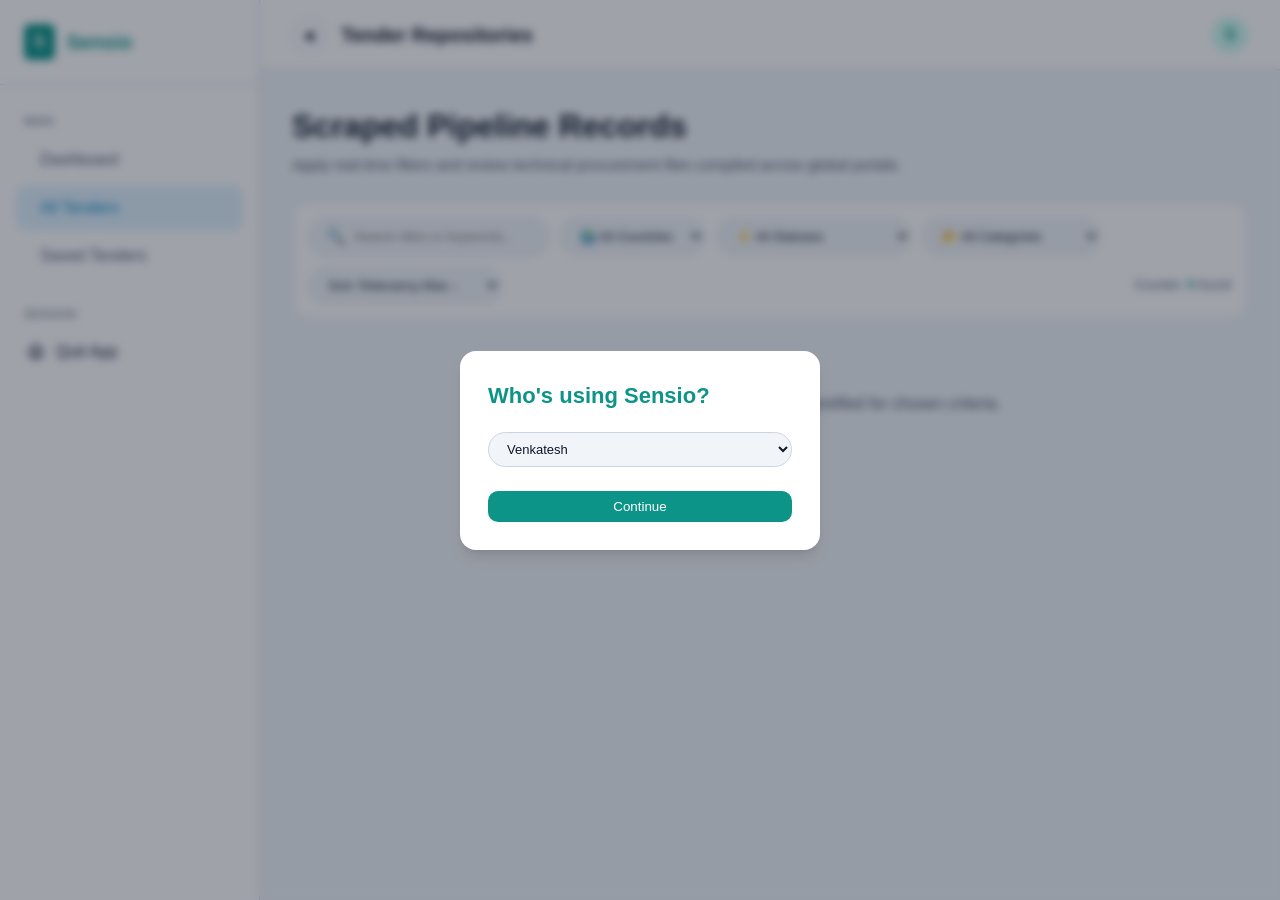
<file: Website_frontend/tenders.html>
<!DOCTYPE html>
<html lang="en">
<head>
  <meta charset="UTF-8" />
  <meta name="viewport" content="width=device-width, initial-scale=1.0"/>
  <title>All Tenders — Sensio</title>
  <link rel="stylesheet" href="base.css" />
  <link rel="stylesheet" href="components.css" />
  <link rel="stylesheet" href="pages.css" />
</head>
<body>

<div class="app-shell">

  <aside class="sidebar" id="sidebar">
    <div class="sidebar-logo">
      <div class="sidebar-logo-mark">S</div>
      <div class="sidebar-logo-text">Sensio<span></span></div>
    </div>
    <nav class="sidebar-nav">
      <div class="sidebar-section-label">Main</div>
      <a href="index.html" class="nav-item">
        <span class="nav-icon"></span><span class="nav-label">Dashboard</span>
      </a>
      <a href="tenders.html" class="nav-item active">
        <span class="nav-icon"></span><span class="nav-label">All Tenders</span>
      </a>
      <a href="saved.html" class="nav-item">
        <span class="nav-icon"></span><span class="nav-label">Saved Tenders</span>
      </a>

      <div class="sidebar-section-label" style="margin-top:24px;">Session</div>
      <button class="nav-item" onclick="quitApp()" style="background:none; border:none; cursor:pointer; width:100%; text-align:left; font:inherit; color:inherit;">
        <span class="nav-icon">⏻</span><span class="nav-label">Quit App</span>
      </button>
    </nav>
  </aside>

  <div class="main-content" id="mainContent">
    <header class="topbar">
      <div style="display: flex; align-items: center; gap: 16px;">
        <button id="sidebarToggleBtn" class="btn btn-ghost" style="padding: 6px 10px; font-size: 14px;"><span>◀</span></button>
        <div class="topbar-title">Tender Repositories</div>
      </div>
      <div class="topbar-actions">
        <div class="avatar">S</div>
      </div>
    </header>

    <main class="page-content">
      <div class="page-header fade-in-up">
        <h1>Scraped Pipeline Records</h1>
        <p style="color: var(--text-muted); margin-top: 4px; font-size: 15px;">Apply real-time filters and review technical procurement files compiled across global portals.</p>
      </div>

      <div class="filters-bar fade-in-up">
        <div class="search-bar" style="width:240px;">
          <span class="search-icon">🔍</span>
          <input type="text" id="liveSearchInput" placeholder="Search titles or keywords..." />
        </div>

        <select class="filter-select" id="countrySelector">
          <option value="all">🌍 All Countries</option>
        </select>

        <select class="filter-select" id="statusSelector">
          <option value="all">⚡ All Statuses</option>
          <option value="active">Active Tenders</option>
          <option value="closing">Closing Soon (≤7 Days)</option>
          <option value="opening">Opening Phase (Recent)</option>
        </select>

        <select class="filter-select" id="sectorSelector">
          <option value="all">📂 All Categories</option>
          <option value="health">Healthcare Sector</option>
          <option value="defence">Defence Procurement</option>
        </select>

        <select class="filter-select" id="sortEngineSelector">
          <option value="relevancy-desc">Sort: Relevancy Max ↓</option>
          <option value="expiry-asc">Sort: Nearest Deadline ↑</option>
          <option value="budget-desc">Sort: Value High → Low</option>
        </select>
        
        <div style="margin-left: auto; font-size: 13px; color: var(--text-muted);">
          Counter: <span id="counterMetric" style="font-weight:700; color:var(--color-teal);">0</span> found
        </div>
      </div>

      <div id="pipelineGridDisplay" class="tender-grid"></div>
    </main>
  </div>
</div>

<div class="modal-overlay" id="tenderModalOverlay">
  <div class="modal" id="tenderModal">
    <div class="modal-header">
      <div class="modal-title" id="modalTitle">Tender Specifications</div>
      <button class="modal-close" data-modal-close="tenderModalOverlay">✕</button>
    </div>
    <div id="modalGrid"></div>
    <div class="modal-section">
      <div class="modal-section-label">Scope Details</div>
      <div id="modalDescription"></div>
    </div>
    <div class="modal-section">
      <div class="modal-section-label">Eligibility Guidelines</div>
      <div id="modalEligibility"></div>
    </div>
    <div class="modal-section">
      <div class="modal-section-label">Raw Data Export Asset</div>
      <div id="modalLink"></div>
    </div>
    <div class="modal-footer">
      <button class="btn btn-ghost" data-modal-close="tenderModalOverlay">Close Modal</button>
    </div>
  </div>
</div>

<script src="data.js"></script>
<script src="ui.js"></script>
<script src="tenders.js"></script>
</body>
</html>
</file>
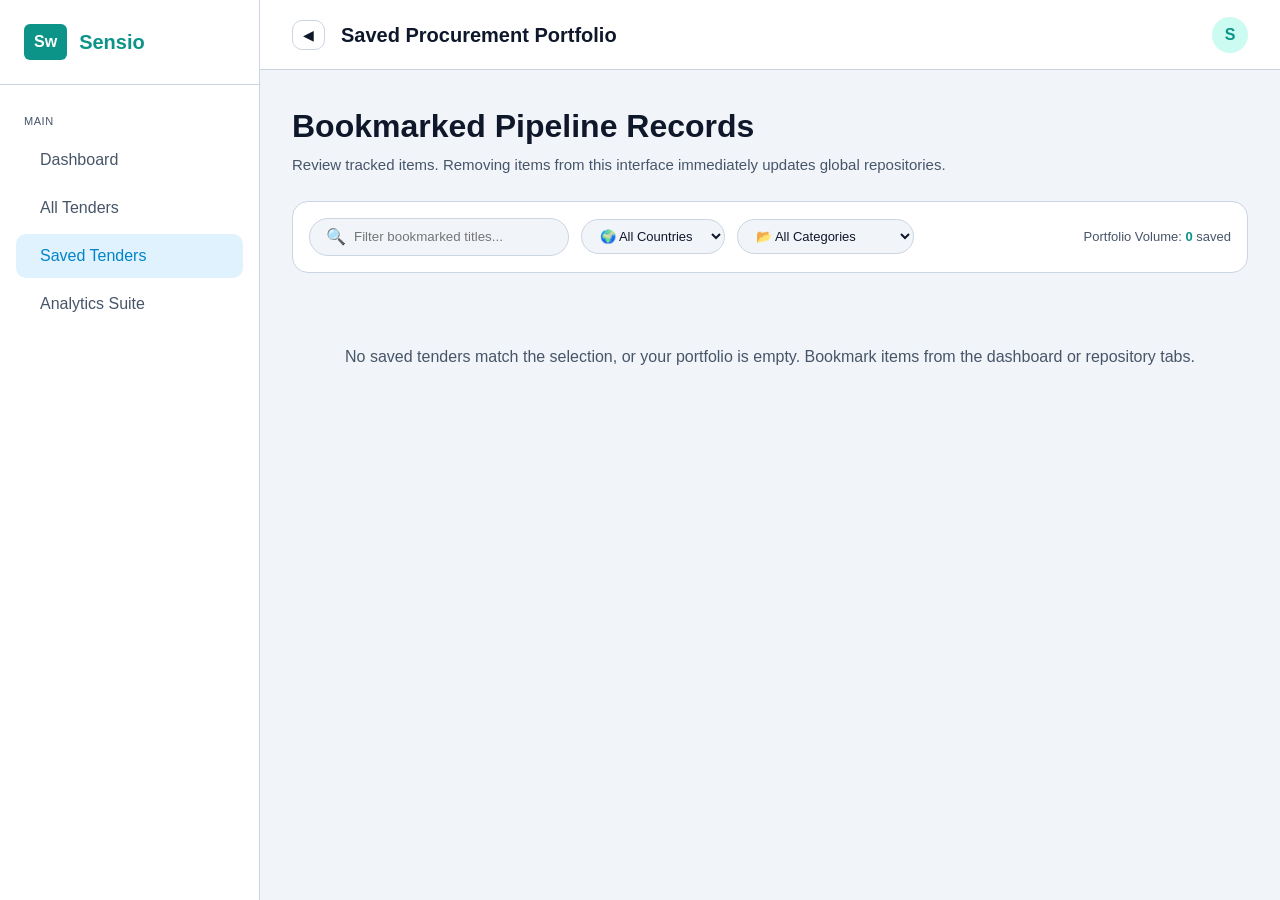
<file: Websitecopy/saved.html>
<!DOCTYPE html>
<html lang="en">
<head>
  <meta charset="UTF-8" />
  <meta name="viewport" content="width=device-width, initial-scale=1.0"/>
  <title>Saved Portfolio — Sensio</title>
  <link rel="stylesheet" href="base.css" />
  <link rel="stylesheet" href="components.css" />
  <link rel="stylesheet" href="pages.css" />
</head>
<body>

<div class="app-shell">

  <aside class="sidebar" id="sidebar">
    <div class="sidebar-logo">
      <div class="sidebar-logo-mark">Sw</div>
      <div class="sidebar-logo-text">Sensio<span></span></div>
    </div>
    <nav class="sidebar-nav">
      <div class="sidebar-section-label">Main</div>
      <a href="index.html" class="nav-item">
        <span class="nav-icon"></span><span class="nav-label">Dashboard</span>
      </a>
      <a href="tenders.html" class="nav-item">
        <span class="nav-icon"></span><span class="nav-label">All Tenders</span>
      </a>
      <a href="saved.html" class="nav-item active">
        <span class="nav-icon"></span><span class="nav-label">Saved Tenders</span>
      </a>
      <a href="analytics.html" class="nav-item">
        <span class="nav-icon"></span><span class="nav-label">Analytics Suite</span>
      </a>
    </nav>
  </aside>

  <div class="main-content" id="mainContent">
    <header class="topbar">
      <div style="display: flex; align-items: center; gap: 16px;">
        <button id="sidebarToggleBtn" class="btn btn-ghost" style="padding: 6px 10px; font-size: 14px;"><span>◀</span></button>
        <div class="topbar-title">Saved Procurement Portfolio</div>
      </div>
      <div class="topbar-actions">
        <div class="avatar">S</div>
      </div>
    </header>

    <main class="page-content">
      <div class="page-header fade-in-up">
        <h1>Bookmarked Pipeline Records</h1>
        <p style="color: var(--text-muted); margin-top: 4px; font-size: 15px;">Review tracked items. Removing items from this interface immediately updates global repositories.</p>
      </div>

      <div class="filters-bar fade-in-up">
        <div class="search-bar" style="width:260px;">
          <span class="search-icon">🔍</span>
          <input type="text" id="savedSearchInput" placeholder="Filter bookmarked titles..." />
        </div>

        <select class="filter-select" id="savedCountrySelector">
          <option value="all">🌍 All Countries</option>
        </select>

        <select class="filter-select" id="savedSectorSelector">
          <option value="all">📂 All Categories</option>
          <option value="health">Healthcare Sector</option>
          <option value="defence">Defence Procurement</option>
        </select>
        
        <div style="margin-left: auto; font-size: 13px; color: var(--text-muted);">
          Portfolio Volume: <span id="savedCounterMetric" style="font-weight:700; color:var(--color-teal);">0</span> saved
        </div>
      </div>

      <div id="savedGridDisplay" class="tender-grid"></div>
    </main>
  </div>
</div>

<div class="modal-overlay" id="tenderModalOverlay">
  <div class="modal" id="tenderModal">
    <div class="modal-header">
      <div class="modal-title" id="modalTitle">Tender Specifications</div>
      <button class="modal-close" data-modal-close="tenderModalOverlay">✕</button>
    </div>
    <div id="modalGrid"></div>
    <div class="modal-section">
      <div class="modal-section-label">Scope Details</div>
      <div id="modalDescription"></div>
    </div>
    <div class="modal-section">
      <div class="modal-section-label">Eligibility Guidelines</div>
      <div id="modalEligibility"></div>
    </div>
    <div class="modal-section">
      <div class="modal-section-label">Raw Data Export Asset</div>
      <div id="modalLink"></div>
    </div>
    <div class="modal-footer">
      <button class="btn btn-ghost" data-modal-close="tenderModalOverlay">Close Modal</button>
    </div>
  </div>
</div>

<script src="data.js"></script>
<script src="ui.js"></script>
<script src="saved.js"></script>
</body>
</html>
</file>
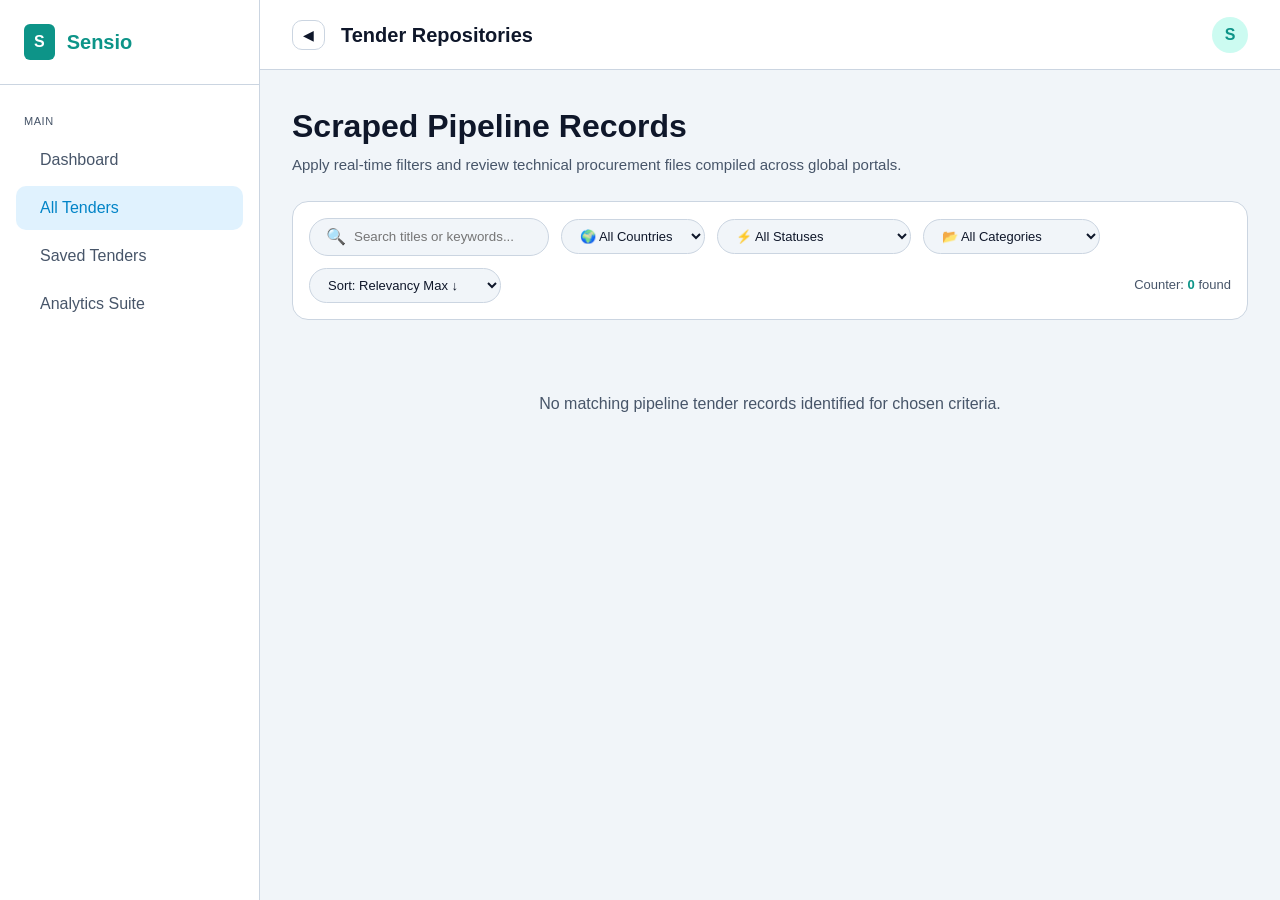
<file: Websitecopy/tenders.html>
<!DOCTYPE html>
<html lang="en">
<head>
  <meta charset="UTF-8" />
  <meta name="viewport" content="width=device-width, initial-scale=1.0"/>
  <title>All Tenders — Sensio</title>
  <link rel="stylesheet" href="base.css" />
  <link rel="stylesheet" href="components.css" />
  <link rel="stylesheet" href="pages.css" />
</head>
<body>

<div class="app-shell">

  <aside class="sidebar" id="sidebar">
    <div class="sidebar-logo">
      <div class="sidebar-logo-mark">S</div>
      <div class="sidebar-logo-text">Sensio<span></span></div>
    </div>
    <nav class="sidebar-nav">
      <div class="sidebar-section-label">Main</div>
      <a href="index.html" class="nav-item">
        <span class="nav-icon"></span><span class="nav-label">Dashboard</span>
      </a>
      <a href="tenders.html" class="nav-item active">
        <span class="nav-icon"></span><span class="nav-label">All Tenders</span>
      </a>
      <a href="saved.html" class="nav-item">
        <span class="nav-icon"></span><span class="nav-label">Saved Tenders</span>
      </a>
      <a href="analytics.html" class="nav-item">
        <span class="nav-icon"></span><span class="nav-label">Analytics Suite</span>
      </a>
    </nav>
  </aside>

  <div class="main-content" id="mainContent">
    <header class="topbar">
      <div style="display: flex; align-items: center; gap: 16px;">
        <button id="sidebarToggleBtn" class="btn btn-ghost" style="padding: 6px 10px; font-size: 14px;"><span>◀</span></button>
        <div class="topbar-title">Tender Repositories</div>
      </div>
      <div class="topbar-actions">
        <div class="avatar">S</div>
      </div>
    </header>

    <main class="page-content">
      <div class="page-header fade-in-up">
        <h1>Scraped Pipeline Records</h1>
        <p style="color: var(--text-muted); margin-top: 4px; font-size: 15px;">Apply real-time filters and review technical procurement files compiled across global portals.</p>
      </div>

      <div class="filters-bar fade-in-up">
        <div class="search-bar" style="width:240px;">
          <span class="search-icon">🔍</span>
          <input type="text" id="liveSearchInput" placeholder="Search titles or keywords..." />
        </div>

        <select class="filter-select" id="countrySelector">
          <option value="all">🌍 All Countries</option>
        </select>

        <select class="filter-select" id="statusSelector">
          <option value="all">⚡ All Statuses</option>
          <option value="active">Active Tenders</option>
          <option value="closing">Closing Soon (≤7 Days)</option>
          <option value="opening">Opening Phase (Recent)</option>
        </select>

        <select class="filter-select" id="sectorSelector">
          <option value="all">📂 All Categories</option>
          <option value="health">Healthcare Sector</option>
          <option value="defence">Defence Procurement</option>
        </select>

        <select class="filter-select" id="sortEngineSelector">
          <option value="relevancy-desc">Sort: Relevancy Max ↓</option>
          <option value="expiry-asc">Sort: Nearest Deadline ↑</option>
          <option value="budget-desc">Sort: Value High → Low</option>
        </select>
        
        <div style="margin-left: auto; font-size: 13px; color: var(--text-muted);">
          Counter: <span id="counterMetric" style="font-weight:700; color:var(--color-teal);">0</span> found
        </div>
      </div>

      <div id="pipelineGridDisplay" class="tender-grid"></div>
    </main>
  </div>
</div>

<div class="modal-overlay" id="tenderModalOverlay">
  <div class="modal" id="tenderModal">
    <div class="modal-header">
      <div class="modal-title" id="modalTitle">Tender Specifications</div>
      <button class="modal-close" data-modal-close="tenderModalOverlay">✕</button>
    </div>
    <div id="modalGrid"></div>
    <div class="modal-section">
      <div class="modal-section-label">Scope Details</div>
      <div id="modalDescription"></div>
    </div>
    <div class="modal-section">
      <div class="modal-section-label">Eligibility Guidelines</div>
      <div id="modalEligibility"></div>
    </div>
    <div class="modal-section">
      <div class="modal-section-label">Raw Data Export Asset</div>
      <div id="modalLink"></div>
    </div>
    <div class="modal-footer">
      <button class="btn btn-ghost" data-modal-close="tenderModalOverlay">Close Modal</button>
    </div>
  </div>
</div>

<script src="data.js"></script>
<script src="ui.js"></script>
<script src="tenders.js"></script>
</body>
</html>
</file>
<file: Website_frontend/base.css>
/* ═══════════════════════════════════════
   GLOBAL VARIABLE CONFIGURATIONS & COMPACT ENTERPRISE THEME
   ════════════════════════════════════════ */
:root {
  --bg-app: #f1f5f9;
  --bg-surface: #ffffff;
  --bg-surface-hover: #f8fafc;
  
  /* Palette Custom Colors */
  --color-teal: #0d9488;
  --color-teal-light: #ccfbf1;
  --color-blue: #0284c7;
  --color-blue-light: #e0f2fe;
  --color-butter: #ca8a04;
  --color-butter-light: #fef08a;
  --color-crimson: #dc2626;
  --color-crimson-light: #fee2e2;
  
  /* Structural Variables */
  --text-main: #0f172a;
  --text-muted: #475569;
  --border-color: #cbd5e1;
  --sidebar-width: 260px;
  --sidebar-collapsed-width: 70px;
  --radius-md: 10px;
  --radius-lg: 16px;
  --shadow-sm: 0 1px 3px 0 rgb(0 0 0 / 0.1), 0 1px 2px -1px rgb(0 0 0 / 0.1);
  --shadow-md: 0 4px 6px -1px rgb(0 0 0 / 0.1), 0 2px 4px -2px rgb(0 0 0 / 0.1);
  --shadow-lg: 0 10px 15px -3px rgb(0 0 0 / 0.1), 0 4px 6px -4px rgb(0 0 0 / 0.1);
  --transition-fast: 0.2s cubic-bezier(0.4, 0, 0.2, 1);
}

* {
  box-sizing: border-box;
  margin: 0;
  padding: 0;
}

body {
  font-family: -apple-system, BlinkMacSystemFont, "Segoe UI", Roboto, Helvetica, Arial, sans-serif;
  background-color: var(--bg-app);
  color: var(--text-main);
  overflow-x: hidden;
  line-height: 1.5;
}

a {
  text-decoration: none;
  color: inherit;
}

/* Base Shell Setup */
.app-shell {
  display: flex;
  min-height: 100vh;
  position: relative;
}

.main-content {
  flex: 1;
  margin-left: var(--sidebar-width);
  transition: margin-left var(--transition-fast);
  display: flex;
  flex-direction: column;
  min-width: 0;
}

.main-content.collapsed {
  margin-left: var(--sidebar-collapsed-width);
}

.page-content {
  padding: 32px;
  max-width: 1400px;
  width: 100%;
  margin: 0 auto;
}

/* Utilities */
.fade-in-up {
  animation: fadeInUp 0.4s ease forwards;
}
@keyframes fadeInUp {
  from { opacity: 0; transform: translateY(12px); }
  to { opacity: 1; transform: translateY(0); }
}

/* Scrollbar Adjustments */
::-webkit-scrollbar {
  width: 8px;
  height: 8px;
}
::-webkit-scrollbar-track {
  background: var(--bg-app);
}
::-webkit-scrollbar-thumb {
  background: #cbd5e1;
  border-radius: 4px;
}
::-webkit-scrollbar-thumb:hover {
  background: #94a3b8;
}
</file>
<file: Website_frontend/components.css>
/* ═══════════════════════════════════════
   SIDEBAR LAYOUTS
   ════════════════════════════════════════ */
.sidebar {
  width: var(--sidebar-width);
  background-color: var(--bg-surface);
  border-right: 1px solid var(--border-color);
  position: fixed;
  top: 0;
  bottom: 0;
  left: 0;
  z-index: 100;
  display: flex;
  flex-direction: column;
  transition: width var(--transition-fast);
}
.sidebar.collapsed {
  width: var(--sidebar-collapsed-width);
}
.sidebar-logo {
  padding: 24px;
  display: flex;
  align-items: center;
  gap: 12px;
  border-bottom: 1px solid var(--border-color);
}
.sidebar-logo-mark {
  background-color: var(--color-teal);
  color: white;
  font-weight: 700;
  padding: 6px 10px;
  border-radius: 6px;
}
.sidebar-logo-text {
  font-size: 20px;
  font-weight: 700;
  color: var(--color-teal);
}
.sidebar.collapsed .sidebar-logo-text {
  display: none;
}
.sidebar-nav {
  padding: 16px;
  display: flex;
  flex-direction: column;
  gap: 4px;
  flex: 1;
}
.sidebar-section-label {
  font-size: 11px;
  text-transform: uppercase;
  letter-spacing: 0.05em;
  color: var(--text-muted);
  margin: 12px 8px 4px 8px;
}
.sidebar.collapsed .sidebar-section-label {
  display: none;
}
.nav-item {
  display: flex;
  align-items: center;
  gap: 12px;
  padding: 10px 12px;
  border-radius: var(--radius-md);
  color: var(--text-muted);
  font-weight: 500;
  transition: all var(--transition-fast);
}
.nav-item:hover, .nav-item.active {
  background-color: var(--color-blue-light);
  color: var(--color-blue);
}
.sidebar.collapsed .nav-label {
  display: none;
}

/* TOP BAR STRUCTURAL ELEMENTS */
.topbar {
  height: 70px;
  background-color: var(--bg-surface);
  border-bottom: 1px solid var(--border-color);
  display: flex;
  align-items: center;
  justify-content: space-between;
  padding: 0 32px;
  position: sticky;
  top: 0;
  z-index: 90;
}
.topbar-title {
  font-size: 20px;
  font-weight: 600;
}
.search-bar {
  display: flex;
  align-items: center;
  background-color: var(--bg-app);
  border: 1px solid var(--border-color);
  border-radius: 20px;
  padding: 6px 16px;
  gap: 8px;
  width: 320px;
}
.search-bar input {
  border: none;
  background: transparent;
  outline: none;
  width: 100%;
  color: var(--text-main);
}
.topbar-actions {
  display: flex;
  align-items: center;
  gap: 16px;
}
.avatar {
  width: 36px;
  height: 36px;
  border-radius: 50%;
  background-color: var(--color-teal-light);
  color: var(--color-teal);
  display: flex;
  align-items: center;
  justify-content: center;
  font-weight: 600;
}

/* INTERACTIVE BUTTON DESIGNS */
.btn {
  padding: 8px 16px;
  border-radius: var(--radius-md);
  font-weight: 500;
  cursor: pointer;
  border: none;
  display: inline-flex;
  align-items: center;
  gap: 8px;
  transition: background-color var(--transition-fast), transform 0.1s ease;
}
.btn:active {
  transform: scale(0.98);
}
.btn-primary { background-color: var(--color-teal); color: white; }
.btn-primary:hover { background-color: #0b766d; }
.btn-ghost { background-color: transparent; border: 1px solid var(--border-color); color: var(--text-main); }
.btn-ghost:hover { background-color: var(--bg-surface-hover); border-color: var(--text-muted); }

/* MODAL / POPUP INTERFACE CODES */
.modal-overlay {
  position: fixed;
  top: 0; left: 0; right: 0; bottom: 0;
  background: rgba(15, 23, 42, 0.4);
  backdrop-filter: blur(4px);
  display: none;
  align-items: center;
  justify-content: center;
  z-index: 1000;
}
.modal {
  background-color: var(--bg-surface);
  border-radius: var(--radius-lg);
  width: 100%;
  max-width: 650px;
  padding: 28px;
  box-shadow: var(--shadow-lg);
  max-height: 90vh;
  overflow-y: auto;
}
.modal-header {
  display: flex;
  align-items: center;
  justify-content: space-between;
  margin-bottom: 20px;
}
.modal-title { font-size: 22px; font-weight: 600; color: var(--color-teal); }
.modal-close { background: none; border: none; font-size: 20px; cursor: pointer; color: var(--text-muted); }
.modal-close:hover { color: var(--color-crimson); }
.modal-section { margin-bottom: 16px; }
.modal-section-label { font-size: 12px; font-weight: 600; text-transform: uppercase; color: var(--text-muted); margin-bottom: 4px; }
.modal-footer { display: flex; justify-content: flex-end; gap: 12px; margin-top: 24px; }

/* BOOKMARK BUTTON INDIVIDUAL STYLING */
.save-btn {
  position: absolute;
  top: 20px;
  right: 20px;
  background: transparent;
  border: none;
  font-size: 20px;
  cursor: pointer;
  color: #cbd5e1;
  transition: transform var(--transition-fast), color var(--transition-fast);
  z-index: 10;
  line-height: 1;
}
.save-btn:hover {
  transform: scale(1.2);
  color: var(--color-butter);
}
.save-btn.saved {
  color: var(--color-butter);
}
</file>
<file: Website_frontend/pages.css>
/* ═══════════════════════════════════════
   HERO BANNER CONFIGURATIONS
   ════════════════════════════════════════ */
.dashboard-hero {
  margin-bottom: 32px;
  background: linear-gradient(135deg, #ffffff 0%, #e0f2fe 100%);
  padding: 28px;
  border-radius: var(--radius-lg);
  border: 1px solid var(--border-color);
  box-shadow: var(--shadow-sm);
}
.hero-title {
  font-size: 28px;
  font-weight: 700;
  color: var(--text-main);
}
.hero-title span {
  color: var(--color-teal);
}
.hero-subtitle {
  color: var(--text-muted);
  font-size: 15px;
  margin-top: 4px;
}

/* REUSABLE CARD CONTAINER LAYOUT FOR ALL TENDERS */
.tender-grid {
  display: grid;
  grid-template-columns: repeat(auto-fill, minmax(320px, 1fr));
  gap: 24px;
  margin-top: 24px;
}
.tender-card {
  background-color: var(--bg-surface);
  border: 1px solid var(--border-color);
  border-radius: var(--radius-lg);
  padding: 24px;
  display: flex;
  flex-direction: column;
  justify-content: space-between;
  position: relative;
  box-shadow: var(--shadow-sm);
  transition: transform var(--transition-fast), box-shadow var(--transition-fast), border-color var(--transition-fast);
}
.tender-card:hover {
  transform: translateY(-4px);
  box-shadow: var(--shadow-md);
  border-color: var(--color-blue);
}

.tender-card-title {
  font-size: 16px;
  font-weight: 600;
  color: var(--text-main);
  line-height: 1.4;
  margin-bottom: 12px;
  padding-right: 24px;
  display: -webkit-box;
  -webkit-line-clamp: 2;
  -webkit-box-orient: vertical;
  overflow: hidden;
}

.tender-card-dates {
  background-color: var(--bg-app);
  padding: 12px;
  border-radius: var(--radius-md);
  margin-bottom: 16px;
  font-size: 13px;
}
.date-row {
  display: flex;
  justify-content: space-between;
  margin-bottom: 4px;
}
.date-row:last-child { margin-bottom: 0; }
.date-label { color: var(--text-muted); }
.date-val { font-weight: 500; }

/* TIMER PILL STYLING */
.urgency-badge {
  display: inline-flex;
  align-items: center;
  gap: 6px;
  padding: 6px 12px;
  border-radius: 20px;
  font-size: 12px;
  font-weight: 600;
  width: fit-content;
  margin-bottom: 16px;
}
.urgency-active { background-color: var(--color-teal-light); color: var(--color-teal); }
.urgency-closing { background-color: var(--color-butter-light); color: var(--color-butter); }

/* RELEVANCY BADGE LOGIC INDICATORS */
.relevancy-score-container {
  display: flex;
  align-items: center;
  justify-content: space-between;
  border-top: 1px solid var(--border-color);
  padding-top: 14px;
  margin-top: auto;
}
.relevancy-label {
  font-size: 12px;
  font-weight: 600;
  color: var(--text-muted);
  text-transform: uppercase;
}
.relevancy-pill {
  padding: 4px 10px;
  border-radius: 12px;
  font-size: 14px;
  font-weight: 700;
  background-color: var(--color-blue-light);
  color: var(--color-blue);
}

/* DYNAMIC FILTER BAR ROW UTILITIES */
.filters-bar {
  display: flex;
  flex-wrap: wrap;
  gap: 12px;
  background-color: var(--bg-surface);
  padding: 16px;
  border-radius: var(--radius-lg);
  border: 1px solid var(--border-color);
  align-items: center;
  margin-top: 24px;
}
.filter-select {
  padding: 8px 14px;
  border-radius: 20px;
  border: 1px solid var(--border-color);
  background-color: var(--bg-app);
  color: var(--text-main);
  outline: none;
  font-size: 13px;
  cursor: pointer;
  transition: border-color var(--transition-fast);
}
.filter-select:focus {
  border-color: var(--color-teal);
}

/* METRICS GRID SECTIONS */
.section-header {
  display: flex;
  align-items: center;
  justify-content: space-between;
  margin: 36px 0 16px 0;
}
.section-title { font-size: 20px; font-weight: 700; color: var(--text-main); }
.section-subtitle { font-size: 13px; color: var(--text-muted); }
.section-action { color: var(--color-teal); font-weight: 600; font-size: 14px; }

/* ═══════════════════════════════════════
   ANALYTICS KPI INDICATORS LAYOUT
   ════════════════════════════════════════ */
.metrics-row {
  display: grid;
  grid-template-columns: repeat(auto-fit, minmax(240px, 1fr));
  gap: 20px;
  margin-bottom: 32px;
}
.metric-card {
  background: var(--bg-surface);
  border: 1px solid var(--border-color);
  padding: 20px;
  border-radius: var(--radius-lg);
  box-shadow: var(--shadow-sm);
}
.metric-title {
  font-size: 12px;
  text-transform: uppercase;
  color: var(--text-muted);
  font-weight: 600;
  letter-spacing: 0.05em;
  margin-bottom: 8px;
}
.metric-value {
  font-size: 26px;
  font-weight: 700;
  color: var(--text-main);
}
.metric-desc {
  font-size: 12px;
  color: var(--text-muted);
  margin-top: 4px;
}

.analytics-grid {
  display: grid;
  grid-template-columns: repeat(auto-fit, minmax(480px, 1fr));
  gap: 24px;
}
@media (max-width: 768px) {
  .analytics-grid { grid-template-columns: 1fr; }
}
.chart-card {
  background: var(--bg-surface);
  border: 1px solid var(--border-color);
  padding: 24px;
  border-radius: var(--radius-lg);
  box-shadow: var(--shadow-sm);
}
.chart-title {
  font-size: 16px;
  font-weight: 600;
  color: var(--text-main);
  margin-bottom: 16px;
}

/* ═══════════════════════════════════════
   ALERTS PANEL DUAL LIST LAYOUT
   ════════════════════════════════════════ */
.alerts-container {
  display: grid;
  grid-template-columns: 1fr 1fr;
  gap: 24px;
}
@media (max-width: 1024px) {
  .alerts-container { grid-template-columns: 1fr; }
}
.alerts-panel {
  background: var(--bg-surface);
  border: 1px solid var(--border-color);
  padding: 24px;
  border-radius: var(--radius-lg);
  box-shadow: var(--shadow-sm);
}
.panel-header {
  font-size: 18px;
  font-weight: 700;
  margin-bottom: 16px;
  padding-bottom: 10px;
  border-bottom: 2px solid var(--bg-app);
  display: flex;
  align-items: center;
  gap: 8px;
}
.alert-list {
  display: flex;
  flex-direction: column;
  gap: 12px;
}
.alert-item {
  border: 1px solid var(--border-color);
  padding: 16px;
  border-radius: var(--radius-md);
  background: var(--bg-surface-hover);
  display: flex;
  flex-direction: column;
  gap: 8px;
  position: relative;
  transition: border-color var(--transition-fast);
}
.alert-item:hover { border-color: var(--color-blue); }
.alert-item-header {
  display: flex;
  justify-content: space-between;
  align-items: flex-start;
  gap: 12px;
}
.alert-item-title { font-size: 14px; font-weight: 600; color: var(--text-main); line-height: 1.4; }
.alert-badge {
  padding: 4px 8px;
  border-radius: 6px;
  font-size: 10px;
  font-weight: 700;
  text-transform: uppercase;
  white-space: nowrap;
}
.alert-meta {
  font-size: 12px;
  color: var(--text-muted);
  display: flex;
  justify-content: space-between;
  align-items: center;
  border-top: 1px dashed var(--border-color);
  padding-top: 8px;
  margin-top: 4px;
}
</file>
<file: Websitecopy/base.css>
/* ═══════════════════════════════════════
   GLOBAL VARIABLE CONFIGURATIONS & COMPACT ENTERPRISE THEME
   ════════════════════════════════════════ */
:root {
  --bg-app: #f1f5f9;
  --bg-surface: #ffffff;
  --bg-surface-hover: #f8fafc;
  
  /* Palette Custom Colors */
  --color-teal: #0d9488;
  --color-teal-light: #ccfbf1;
  --color-blue: #0284c7;
  --color-blue-light: #e0f2fe;
  --color-butter: #ca8a04;
  --color-butter-light: #fef08a;
  --color-crimson: #dc2626;
  --color-crimson-light: #fee2e2;
  
  /* Structural Variables */
  --text-main: #0f172a;
  --text-muted: #475569;
  --border-color: #cbd5e1;
  --sidebar-width: 260px;
  --sidebar-collapsed-width: 70px;
  --radius-md: 10px;
  --radius-lg: 16px;
  --shadow-sm: 0 1px 3px 0 rgb(0 0 0 / 0.1), 0 1px 2px -1px rgb(0 0 0 / 0.1);
  --shadow-md: 0 4px 6px -1px rgb(0 0 0 / 0.1), 0 2px 4px -2px rgb(0 0 0 / 0.1);
  --shadow-lg: 0 10px 15px -3px rgb(0 0 0 / 0.1), 0 4px 6px -4px rgb(0 0 0 / 0.1);
  --transition-fast: 0.2s cubic-bezier(0.4, 0, 0.2, 1);
}

* {
  box-sizing: border-box;
  margin: 0;
  padding: 0;
}

body {
  font-family: -apple-system, BlinkMacSystemFont, "Segoe UI", Roboto, Helvetica, Arial, sans-serif;
  background-color: var(--bg-app);
  color: var(--text-main);
  overflow-x: hidden;
  line-height: 1.5;
}

a {
  text-decoration: none;
  color: inherit;
}

/* Base Shell Setup */
.app-shell {
  display: flex;
  min-height: 100vh;
  position: relative;
}

.main-content {
  flex: 1;
  margin-left: var(--sidebar-width);
  transition: margin-left var(--transition-fast);
  display: flex;
  flex-direction: column;
  min-width: 0;
}

.main-content.collapsed {
  margin-left: var(--sidebar-collapsed-width);
}

.page-content {
  padding: 32px;
  max-width: 1400px;
  width: 100%;
  margin: 0 auto;
}

/* Utilities */
.fade-in-up {
  animation: fadeInUp 0.4s ease forwards;
}
@keyframes fadeInUp {
  from { opacity: 0; transform: translateY(12px); }
  to { opacity: 1; transform: translateY(0); }
}

/* Scrollbar Adjustments */
::-webkit-scrollbar {
  width: 8px;
  height: 8px;
}
::-webkit-scrollbar-track {
  background: var(--bg-app);
}
::-webkit-scrollbar-thumb {
  background: #cbd5e1;
  border-radius: 4px;
}
::-webkit-scrollbar-thumb:hover {
  background: #94a3b8;
}
</file>
<file: Websitecopy/components.css>
/* ═══════════════════════════════════════
   SIDEBAR LAYOUTS
   ════════════════════════════════════════ */
.sidebar {
  width: var(--sidebar-width);
  background-color: var(--bg-surface);
  border-right: 1px solid var(--border-color);
  position: fixed;
  top: 0;
  bottom: 0;
  left: 0;
  z-index: 100;
  display: flex;
  flex-direction: column;
  transition: width var(--transition-fast);
}
.sidebar.collapsed {
  width: var(--sidebar-collapsed-width);
}
.sidebar-logo {
  padding: 24px;
  display: flex;
  align-items: center;
  gap: 12px;
  border-bottom: 1px solid var(--border-color);
}
.sidebar-logo-mark {
  background-color: var(--color-teal);
  color: white;
  font-weight: 700;
  padding: 6px 10px;
  border-radius: 6px;
}
.sidebar-logo-text {
  font-size: 20px;
  font-weight: 700;
  color: var(--color-teal);
}
.sidebar.collapsed .sidebar-logo-text {
  display: none;
}
.sidebar-nav {
  padding: 16px;
  display: flex;
  flex-direction: column;
  gap: 4px;
  flex: 1;
}
.sidebar-section-label {
  font-size: 11px;
  text-transform: uppercase;
  letter-spacing: 0.05em;
  color: var(--text-muted);
  margin: 12px 8px 4px 8px;
}
.sidebar.collapsed .sidebar-section-label {
  display: none;
}
.nav-item {
  display: flex;
  align-items: center;
  gap: 12px;
  padding: 10px 12px;
  border-radius: var(--radius-md);
  color: var(--text-muted);
  font-weight: 500;
  transition: all var(--transition-fast);
}
.nav-item:hover, .nav-item.active {
  background-color: var(--color-blue-light);
  color: var(--color-blue);
}
.sidebar.collapsed .nav-label {
  display: none;
}

/* TOP BAR STRUCTURAL ELEMENTS */
.topbar {
  height: 70px;
  background-color: var(--bg-surface);
  border-bottom: 1px solid var(--border-color);
  display: flex;
  align-items: center;
  justify-content: space-between;
  padding: 0 32px;
  position: sticky;
  top: 0;
  z-index: 90;
}
.topbar-title {
  font-size: 20px;
  font-weight: 600;
}
.search-bar {
  display: flex;
  align-items: center;
  background-color: var(--bg-app);
  border: 1px solid var(--border-color);
  border-radius: 20px;
  padding: 6px 16px;
  gap: 8px;
  width: 320px;
}
.search-bar input {
  border: none;
  background: transparent;
  outline: none;
  width: 100%;
  color: var(--text-main);
}
.topbar-actions {
  display: flex;
  align-items: center;
  gap: 16px;
}
.avatar {
  width: 36px;
  height: 36px;
  border-radius: 50%;
  background-color: var(--color-teal-light);
  color: var(--color-teal);
  display: flex;
  align-items: center;
  justify-content: center;
  font-weight: 600;
}

/* INTERACTIVE BUTTON DESIGNS */
.btn {
  padding: 8px 16px;
  border-radius: var(--radius-md);
  font-weight: 500;
  cursor: pointer;
  border: none;
  display: inline-flex;
  align-items: center;
  gap: 8px;
  transition: background-color var(--transition-fast), transform 0.1s ease;
}
.btn:active {
  transform: scale(0.98);
}
.btn-primary { background-color: var(--color-teal); color: white; }
.btn-primary:hover { background-color: #0b766d; }
.btn-ghost { background-color: transparent; border: 1px solid var(--border-color); color: var(--text-main); }
.btn-ghost:hover { background-color: var(--bg-surface-hover); border-color: var(--text-muted); }

/* MODAL / POPUP INTERFACE CODES */
.modal-overlay {
  position: fixed;
  top: 0; left: 0; right: 0; bottom: 0;
  background: rgba(15, 23, 42, 0.4);
  backdrop-filter: blur(4px);
  display: none;
  align-items: center;
  justify-content: center;
  z-index: 1000;
}
.modal {
  background-color: var(--bg-surface);
  border-radius: var(--radius-lg);
  width: 100%;
  max-width: 650px;
  padding: 28px;
  box-shadow: var(--shadow-lg);
  max-height: 90vh;
  overflow-y: auto;
}
.modal-header {
  display: flex;
  align-items: center;
  justify-content: space-between;
  margin-bottom: 20px;
}
.modal-title { font-size: 22px; font-weight: 600; color: var(--color-teal); }
.modal-close { background: none; border: none; font-size: 20px; cursor: pointer; color: var(--text-muted); }
.modal-close:hover { color: var(--color-crimson); }
.modal-section { margin-bottom: 16px; }
.modal-section-label { font-size: 12px; font-weight: 600; text-transform: uppercase; color: var(--text-muted); margin-bottom: 4px; }
.modal-footer { display: flex; justify-content: flex-end; gap: 12px; margin-top: 24px; }

/* BOOKMARK BUTTON INDIVIDUAL STYLING */
.save-btn {
  position: absolute;
  top: 20px;
  right: 20px;
  background: transparent;
  border: none;
  font-size: 20px;
  cursor: pointer;
  color: #cbd5e1;
  transition: transform var(--transition-fast), color var(--transition-fast);
  z-index: 10;
  line-height: 1;
}
.save-btn:hover {
  transform: scale(1.2);
  color: var(--color-butter);
}
.save-btn.saved {
  color: var(--color-butter);
}
</file>
<file: Websitecopy/pages.css>
/* ═══════════════════════════════════════
   HERO BANNER CONFIGURATIONS
   ════════════════════════════════════════ */
.dashboard-hero {
  margin-bottom: 32px;
  background: linear-gradient(135deg, #ffffff 0%, #e0f2fe 100%);
  padding: 28px;
  border-radius: var(--radius-lg);
  border: 1px solid var(--border-color);
  box-shadow: var(--shadow-sm);
}
.hero-title {
  font-size: 28px;
  font-weight: 700;
  color: var(--text-main);
}
.hero-title span {
  color: var(--color-teal);
}
.hero-subtitle {
  color: var(--text-muted);
  font-size: 15px;
  margin-top: 4px;
}

/* REUSABLE CARD CONTAINER LAYOUT FOR ALL TENDERS */
.tender-grid {
  display: grid;
  grid-template-columns: repeat(auto-fill, minmax(320px, 1fr));
  gap: 24px;
  margin-top: 24px;
}
.tender-card {
  background-color: var(--bg-surface);
  border: 1px solid var(--border-color);
  border-radius: var(--radius-lg);
  padding: 24px;
  display: flex;
  flex-direction: column;
  justify-content: space-between;
  position: relative;
  box-shadow: var(--shadow-sm);
  transition: transform var(--transition-fast), box-shadow var(--transition-fast), border-color var(--transition-fast);
}
.tender-card:hover {
  transform: translateY(-4px);
  box-shadow: var(--shadow-md);
  border-color: var(--color-blue);
}

.tender-card-title {
  font-size: 16px;
  font-weight: 600;
  color: var(--text-main);
  line-height: 1.4;
  margin-bottom: 12px;
  padding-right: 24px;
  display: -webkit-box;
  -webkit-line-clamp: 2;
  -webkit-box-orient: vertical;
  overflow: hidden;
}

.tender-card-dates {
  background-color: var(--bg-app);
  padding: 12px;
  border-radius: var(--radius-md);
  margin-bottom: 16px;
  font-size: 13px;
}
.date-row {
  display: flex;
  justify-content: space-between;
  margin-bottom: 4px;
}
.date-row:last-child { margin-bottom: 0; }
.date-label { color: var(--text-muted); }
.date-val { font-weight: 500; }

/* TIMER PILL STYLING */
.urgency-badge {
  display: inline-flex;
  align-items: center;
  gap: 6px;
  padding: 6px 12px;
  border-radius: 20px;
  font-size: 12px;
  font-weight: 600;
  width: fit-content;
  margin-bottom: 16px;
}
.urgency-active { background-color: var(--color-teal-light); color: var(--color-teal); }
.urgency-closing { background-color: var(--color-butter-light); color: var(--color-butter); }

/* RELEVANCY BADGE LOGIC INDICATORS */
.relevancy-score-container {
  display: flex;
  align-items: center;
  justify-content: space-between;
  border-top: 1px solid var(--border-color);
  padding-top: 14px;
  margin-top: auto;
}
.relevancy-label {
  font-size: 12px;
  font-weight: 600;
  color: var(--text-muted);
  text-transform: uppercase;
}
.relevancy-pill {
  padding: 4px 10px;
  border-radius: 12px;
  font-size: 14px;
  font-weight: 700;
  background-color: var(--color-blue-light);
  color: var(--color-blue);
}

/* DYNAMIC FILTER BAR ROW UTILITIES */
.filters-bar {
  display: flex;
  flex-wrap: wrap;
  gap: 12px;
  background-color: var(--bg-surface);
  padding: 16px;
  border-radius: var(--radius-lg);
  border: 1px solid var(--border-color);
  align-items: center;
  margin-top: 24px;
}
.filter-select {
  padding: 8px 14px;
  border-radius: 20px;
  border: 1px solid var(--border-color);
  background-color: var(--bg-app);
  color: var(--text-main);
  outline: none;
  font-size: 13px;
  cursor: pointer;
  transition: border-color var(--transition-fast);
}
.filter-select:focus {
  border-color: var(--color-teal);
}

/* METRICS GRID SECTIONS */
.section-header {
  display: flex;
  align-items: center;
  justify-content: space-between;
  margin: 36px 0 16px 0;
}
.section-title { font-size: 20px; font-weight: 700; color: var(--text-main); }
.section-subtitle { font-size: 13px; color: var(--text-muted); }
.section-action { color: var(--color-teal); font-weight: 600; font-size: 14px; }

/* ═══════════════════════════════════════
   ANALYTICS KPI INDICATORS LAYOUT
   ════════════════════════════════════════ */
.metrics-row {
  display: grid;
  grid-template-columns: repeat(auto-fit, minmax(240px, 1fr));
  gap: 20px;
  margin-bottom: 32px;
}
.metric-card {
  background: var(--bg-surface);
  border: 1px solid var(--border-color);
  padding: 20px;
  border-radius: var(--radius-lg);
  box-shadow: var(--shadow-sm);
}
.metric-title {
  font-size: 12px;
  text-transform: uppercase;
  color: var(--text-muted);
  font-weight: 600;
  letter-spacing: 0.05em;
  margin-bottom: 8px;
}
.metric-value {
  font-size: 26px;
  font-weight: 700;
  color: var(--text-main);
}
.metric-desc {
  font-size: 12px;
  color: var(--text-muted);
  margin-top: 4px;
}

.analytics-grid {
  display: grid;
  grid-template-columns: repeat(auto-fit, minmax(480px, 1fr));
  gap: 24px;
}
@media (max-width: 768px) {
  .analytics-grid { grid-template-columns: 1fr; }
}
.chart-card {
  background: var(--bg-surface);
  border: 1px solid var(--border-color);
  padding: 24px;
  border-radius: var(--radius-lg);
  box-shadow: var(--shadow-sm);
}
.chart-title {
  font-size: 16px;
  font-weight: 600;
  color: var(--text-main);
  margin-bottom: 16px;
}

/* ═══════════════════════════════════════
   ALERTS PANEL DUAL LIST LAYOUT
   ════════════════════════════════════════ */
.alerts-container {
  display: grid;
  grid-template-columns: 1fr 1fr;
  gap: 24px;
}
@media (max-width: 1024px) {
  .alerts-container { grid-template-columns: 1fr; }
}
.alerts-panel {
  background: var(--bg-surface);
  border: 1px solid var(--border-color);
  padding: 24px;
  border-radius: var(--radius-lg);
  box-shadow: var(--shadow-sm);
}
.panel-header {
  font-size: 18px;
  font-weight: 700;
  margin-bottom: 16px;
  padding-bottom: 10px;
  border-bottom: 2px solid var(--bg-app);
  display: flex;
  align-items: center;
  gap: 8px;
}
.alert-list {
  display: flex;
  flex-direction: column;
  gap: 12px;
}
.alert-item {
  border: 1px solid var(--border-color);
  padding: 16px;
  border-radius: var(--radius-md);
  background: var(--bg-surface-hover);
  display: flex;
  flex-direction: column;
  gap: 8px;
  position: relative;
  transition: border-color var(--transition-fast);
}
.alert-item:hover { border-color: var(--color-blue); }
.alert-item-header {
  display: flex;
  justify-content: space-between;
  align-items: flex-start;
  gap: 12px;
}
.alert-item-title { font-size: 14px; font-weight: 600; color: var(--text-main); line-height: 1.4; }
.alert-badge {
  padding: 4px 8px;
  border-radius: 6px;
  font-size: 10px;
  font-weight: 700;
  text-transform: uppercase;
  white-space: nowrap;
}
.alert-meta {
  font-size: 12px;
  color: var(--text-muted);
  display: flex;
  justify-content: space-between;
  align-items: center;
  border-top: 1px dashed var(--border-color);
  padding-top: 8px;
  margin-top: 4px;
}
</file>
